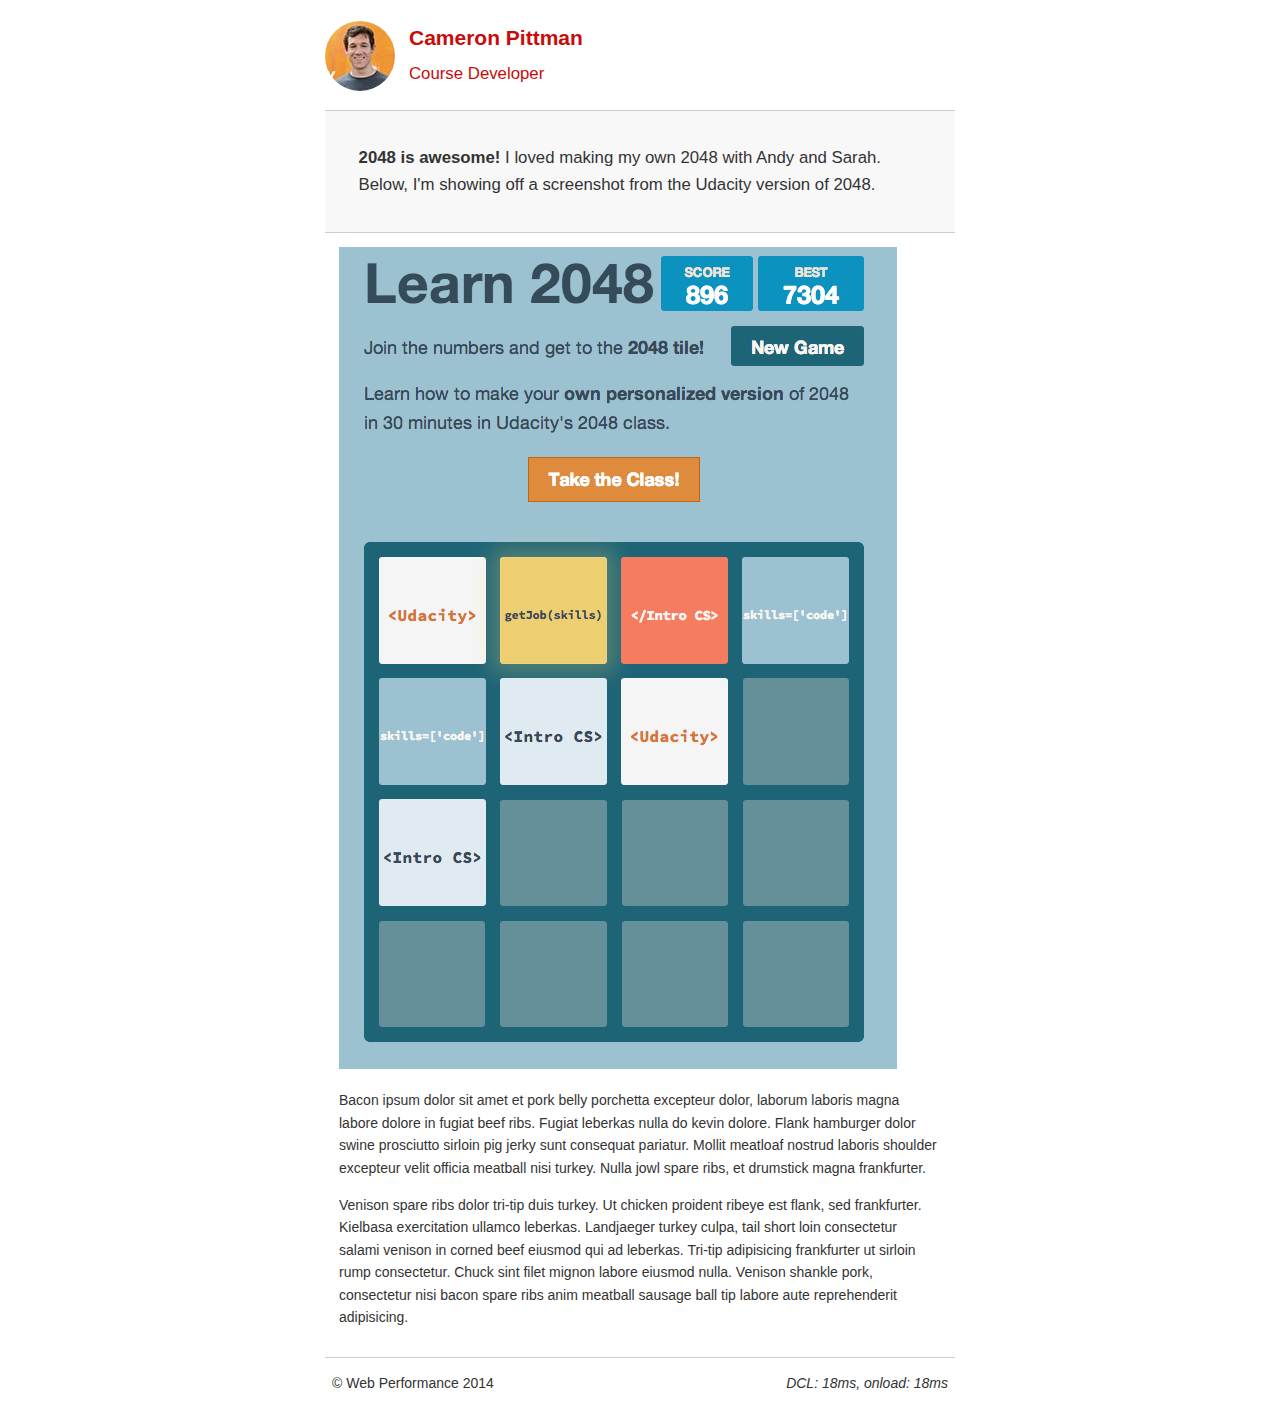
<file: project-2048.html>
<!DOCTYPE html>
<html lang="en">
  <head>
    <meta charset="utf-8">
    <meta name="viewport" content="width=device-width, initial-scale=1">
    <meta name="description" content=" FILL ME IN ">
    <meta name="author" content=" FILL ME IN ">
    <title>Cameron Pittman: Portfolio</title>

    <!-- Hmm, what is the impact of web fonts on speed? Measure it... -->
    <!-- <link href="//fonts.googleapis.com/css?family=Open+Sans:400,700" rel="stylesheet"> -->

    <link href="css/style.css" rel="stylesheet">
    <link href="css/print.css" rel="stylesheet">

    <script>
      (function(w,g){w['GoogleAnalyticsObject']=g;
      w[g]=w[g]||function(){(w[g].q=w[g].q||[]).push(arguments)};w[g].l=1*new Date();})(window,'ga');

      // Optional TODO: replace with your Google Analytics profile ID.
      ga('create', 'UA-XXXX-Y');
      ga('send', 'pageview');
    </script>
    <script src="//www.google-analytics.com/analytics.js"></script>
    <script src="js/perfmatters.js"></script>
  </head>

  <body>
    <header>
      <a href="/"><img src="img/profilepic.jpg"></a>
      <p>Cameron Pittman<br><span>Course Developer</span></p>
    </header>

    <div class="container">
      <div class="hero">
        <strong>2048 is awesome!</strong> I loved making my own 2048 with Andy and Sarah. Below, I'm showing off a screenshot from the Udacity version of 2048.
      </div>

      <div class="content">

        <img class="img-responsive" src="img/2048.png">

        <p>Bacon ipsum dolor sit amet et pork belly porchetta excepteur dolor, laborum laboris magna labore dolore in fugiat beef ribs. Fugiat leberkas nulla do kevin dolore. Flank hamburger dolor swine prosciutto sirloin pig jerky sunt consequat pariatur. Mollit meatloaf nostrud laboris shoulder excepteur velit officia meatball nisi turkey. Nulla jowl spare ribs, et drumstick magna frankfurter.</p>

        <p>Venison spare ribs dolor tri-tip duis turkey. Ut chicken proident ribeye est flank, sed frankfurter. Kielbasa exercitation ullamco leberkas. Landjaeger turkey culpa, tail short loin consectetur salami venison in corned beef eiusmod qui ad leberkas. Tri-tip adipisicing frankfurter ut sirloin rump consectetur. Chuck sint filet mignon labore eiusmod nulla. Venison shankle pork, consectetur nisi bacon spare ribs anim meatball sausage ball tip labore aute reprehenderit adipisicing.</p>

    </div>

    <footer>
      <p>&copy; Web Performance 2014 <span id="crp-stats"></span></p>
    </footer>
  </body>
</html>
</file>
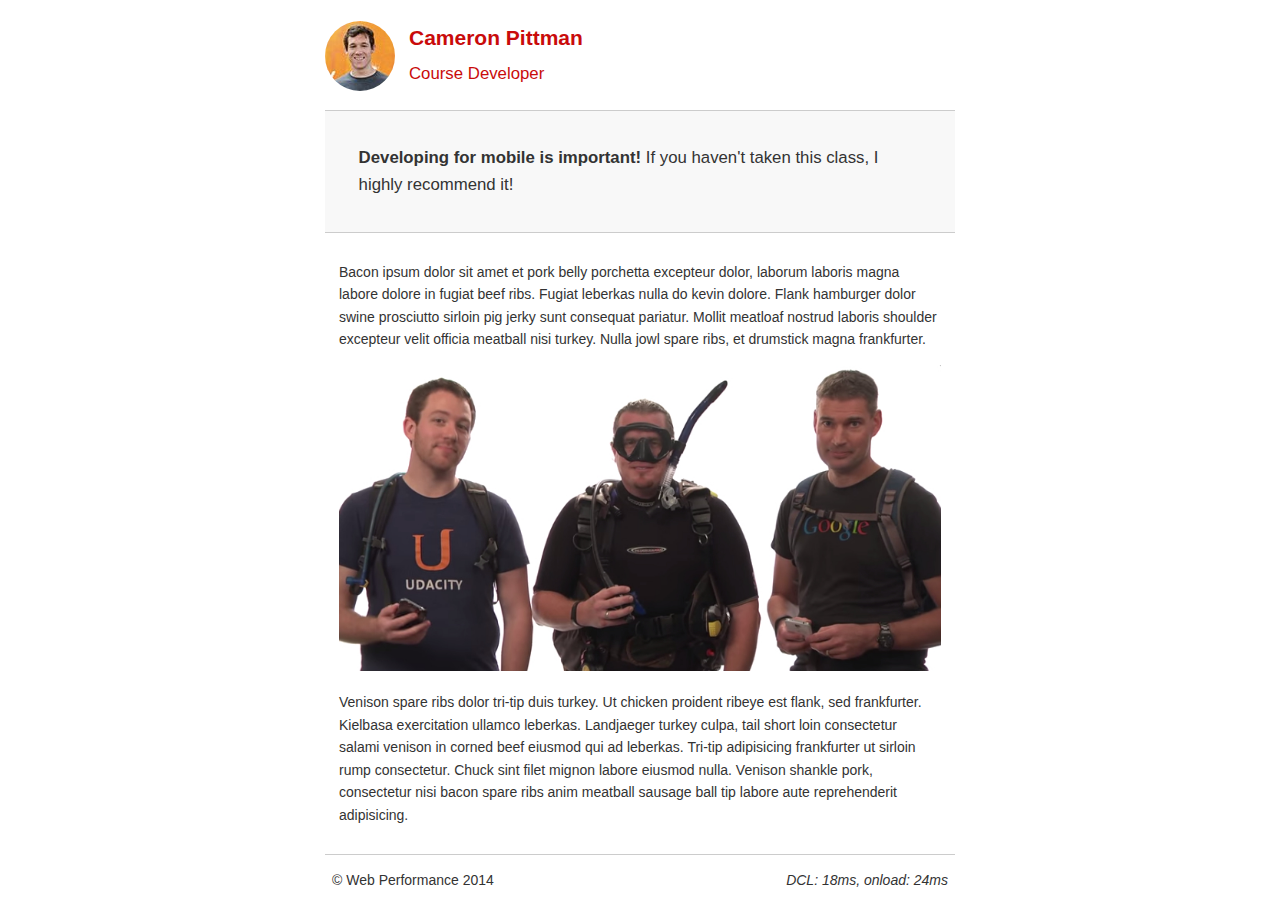
<file: project-mobile.html>
<!DOCTYPE html>
<html lang="en">
  <head>
    <meta charset="utf-8">
    <meta name="viewport" content="width=device-width, initial-scale=1">
    <meta name="description" content=" FILL ME IN ">
    <meta name="author" content=" FILL ME IN ">
    <title>Cameron Pitman: Portfolio</title>

    <!-- Hmm, what is the impact of web fonts on speed? Measure it... -->
    <!-- <link href="//fonts.googleapis.com/css?family=Open+Sans:400,700" rel="stylesheet"> -->

    <link href="css/style.css" rel="stylesheet">
    <link href="css/print.css" rel="stylesheet">

    <script>
      (function(w,g){w['GoogleAnalyticsObject']=g;
      w[g]=w[g]||function(){(w[g].q=w[g].q||[]).push(arguments)};w[g].l=1*new Date();})(window,'ga');

      // Optional TODO: replace with your Google Analytics profile ID.
      ga('create', 'UA-XXXX-Y');
      ga('send', 'pageview');
    </script>
    <script src="http://www.google-analytics.com/analytics.js"></script>
    <script async src="js/perfmatters.js"></script>
  </head>

  <body>
    <header>
      <a href="/"><img src="img/profilepic.jpg"></a>
      <p>Cameron Pittman<br><span>Course Developer</span></p>
    </header>

    <div class="container">
      <div class="hero">
        <strong>Developing for mobile is important!</strong> If you haven't taken this class, I highly recommend it!
      </div>

      <div class="content">

        <p>Bacon ipsum dolor sit amet et pork belly porchetta excepteur dolor, laborum laboris magna labore dolore in fugiat beef ribs. Fugiat leberkas nulla do kevin dolore. Flank hamburger dolor swine prosciutto sirloin pig jerky sunt consequat pariatur. Mollit meatloaf nostrud laboris shoulder excepteur velit officia meatball nisi turkey. Nulla jowl spare ribs, et drumstick magna frankfurter.</p>

        <img src="img/mobilewebdev.jpg">

        <p>Venison spare ribs dolor tri-tip duis turkey. Ut chicken proident ribeye est flank, sed frankfurter. Kielbasa exercitation ullamco leberkas. Landjaeger turkey culpa, tail short loin consectetur salami venison in corned beef eiusmod qui ad leberkas. Tri-tip adipisicing frankfurter ut sirloin rump consectetur. Chuck sint filet mignon labore eiusmod nulla. Venison shankle pork, consectetur nisi bacon spare ribs anim meatball sausage ball tip labore aute reprehenderit adipisicing.</p>

    </div>

    <footer>
      <p>&copy; Web Performance 2014 <span id="crp-stats"></span></p>
    </footer>
  </body>
</html>
</file>
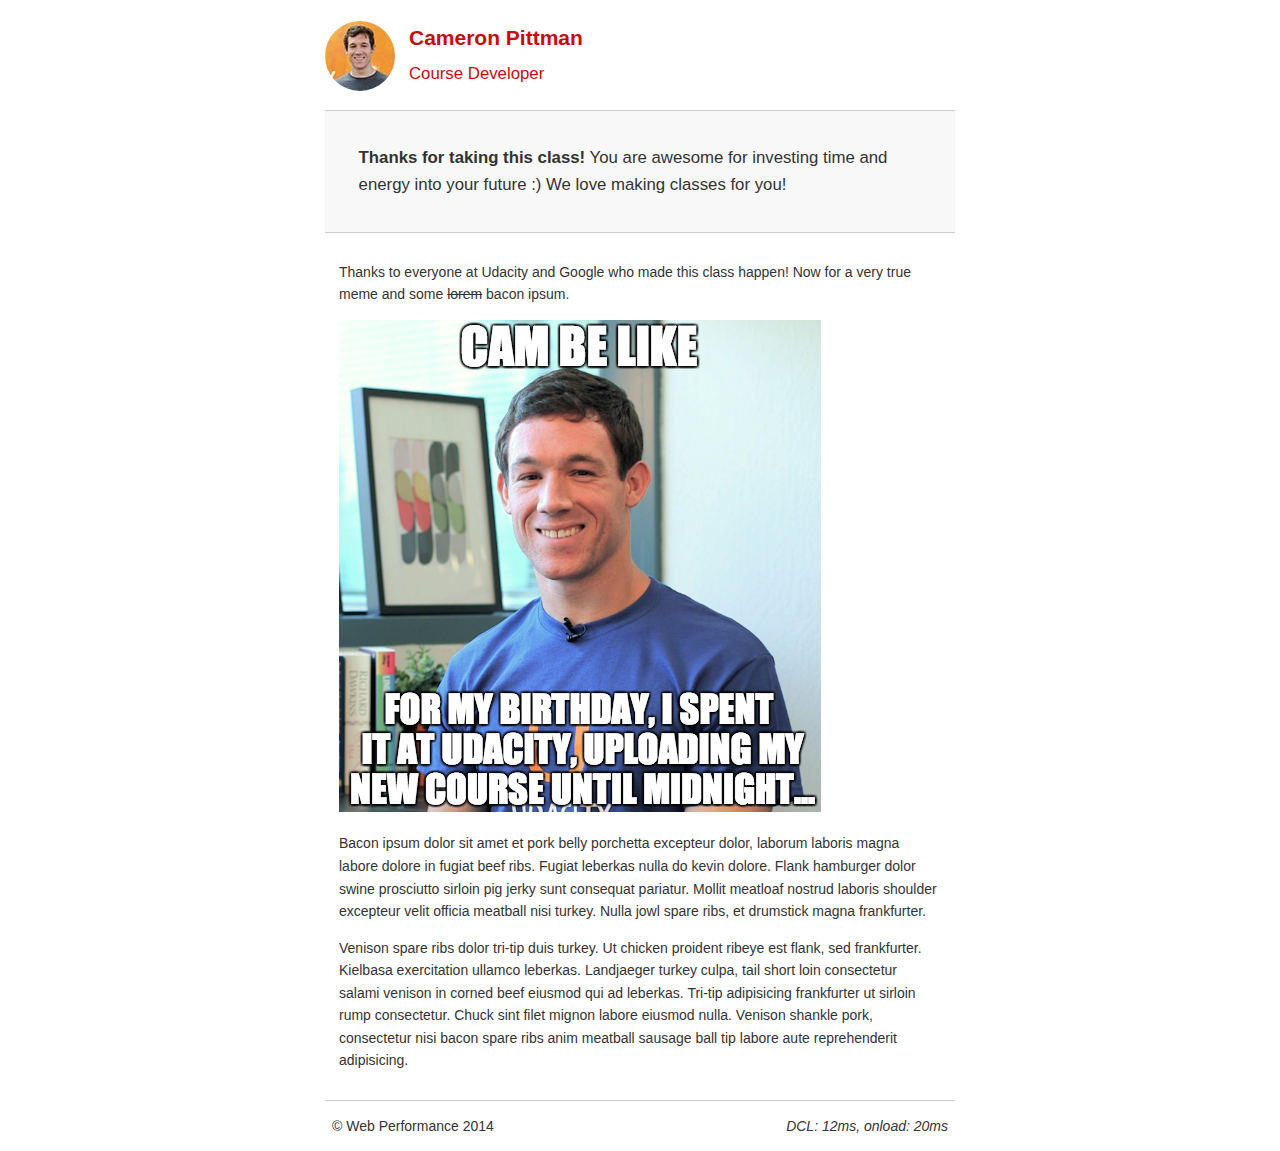
<file: project-webperf.html>
<!DOCTYPE html>
<html lang="en">
  <head>
    <meta charset="utf-8">
    <meta name="viewport" content="width=device-width, initial-scale=1">
    <meta name="description" content=" FILL ME IN ">
    <meta name="author" content=" FILL ME IN ">
    <title>Cameron Pittman: Portfolio</title>

    <!-- Hmm, what is the impact of web fonts on speed? Measure it... -->
    <!-- <link href="//fonts.googleapis.com/css?family=Open+Sans:400,700" rel="stylesheet"> -->

    <link href="css/style.css" rel="stylesheet">
    <link href="css/print.css" rel="stylesheet">

    <script>
      (function(w,g){w['GoogleAnalyticsObject']=g;
      w[g]=w[g]||function(){(w[g].q=w[g].q||[]).push(arguments)};w[g].l=1*new Date();})(window,'ga');

      // Optional TODO: replace with your Google Analytics profile ID.
      ga('create', 'UA-XXXX-Y');
      ga('send', 'pageview');
    </script>
    <script src="http://www.google-analytics.com/analytics.js"></script>
    <script async src="js/perfmatters.js"></script>
  </head>

  <body>
    <header>
      <a href="/"><img src="img/profilepic.jpg"></a>
      <p>Cameron Pittman<br><span>Course Developer</span></p>
    </header>

    <div class="container">
      <div class="hero">
        <strong>Thanks for taking this class!</strong> You are awesome for investing time and energy into your future :) We love making classes for you!
      </div>

      <div class="content">

        <p>Thanks to everyone at Udacity and Google who made this class happen! Now for a very true meme and some <strike>lorem</strike> bacon ipsum.</p>

        <img src="img/cam_be_like.jpg">

        <p>Bacon ipsum dolor sit amet et pork belly porchetta excepteur dolor, laborum laboris magna labore dolore in fugiat beef ribs. Fugiat leberkas nulla do kevin dolore. Flank hamburger dolor swine prosciutto sirloin pig jerky sunt consequat pariatur. Mollit meatloaf nostrud laboris shoulder excepteur velit officia meatball nisi turkey. Nulla jowl spare ribs, et drumstick magna frankfurter.</p>

        <p>Venison spare ribs dolor tri-tip duis turkey. Ut chicken proident ribeye est flank, sed frankfurter. Kielbasa exercitation ullamco leberkas. Landjaeger turkey culpa, tail short loin consectetur salami venison in corned beef eiusmod qui ad leberkas. Tri-tip adipisicing frankfurter ut sirloin rump consectetur. Chuck sint filet mignon labore eiusmod nulla. Venison shankle pork, consectetur nisi bacon spare ribs anim meatball sausage ball tip labore aute reprehenderit adipisicing.</p>

    </div>

    <footer>
      <p>&copy; Web Performance 2014 <span id="crp-stats"></span></p>
    </footer>
  </body>
</html>
</file>
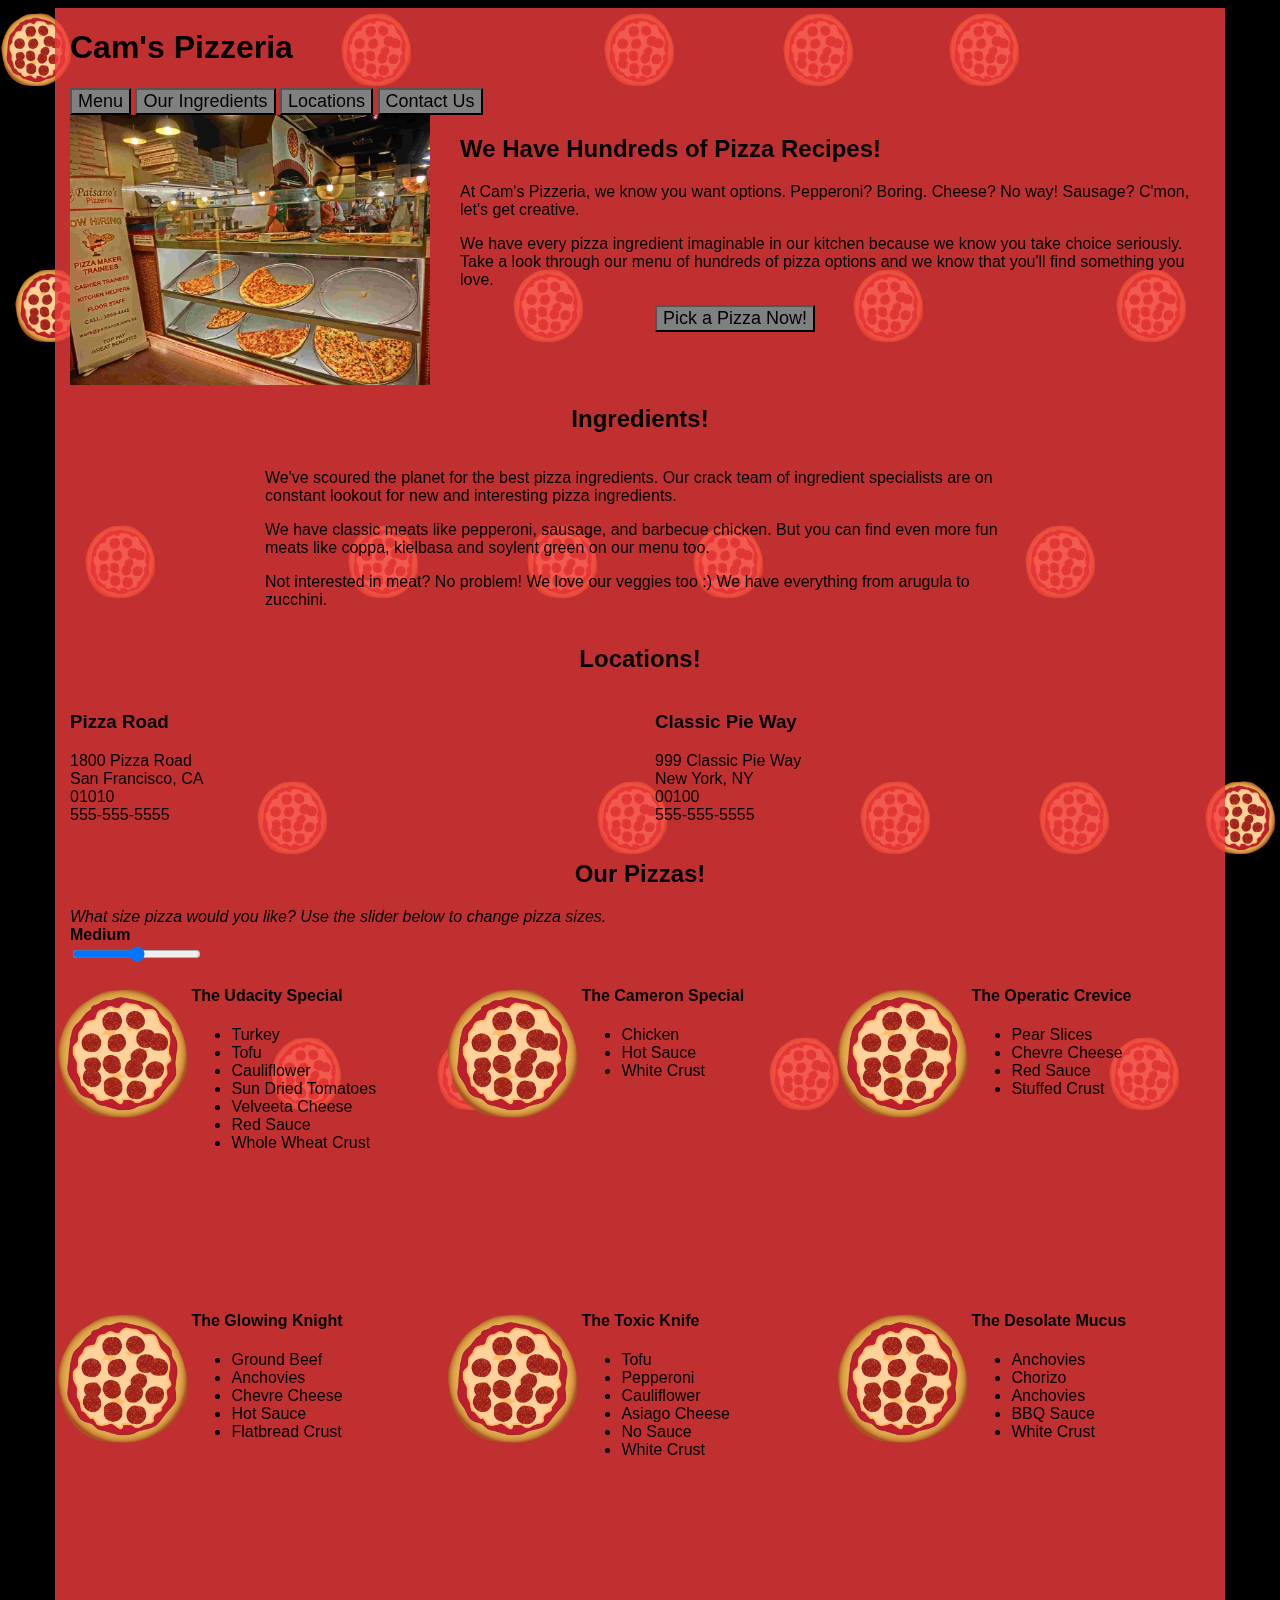
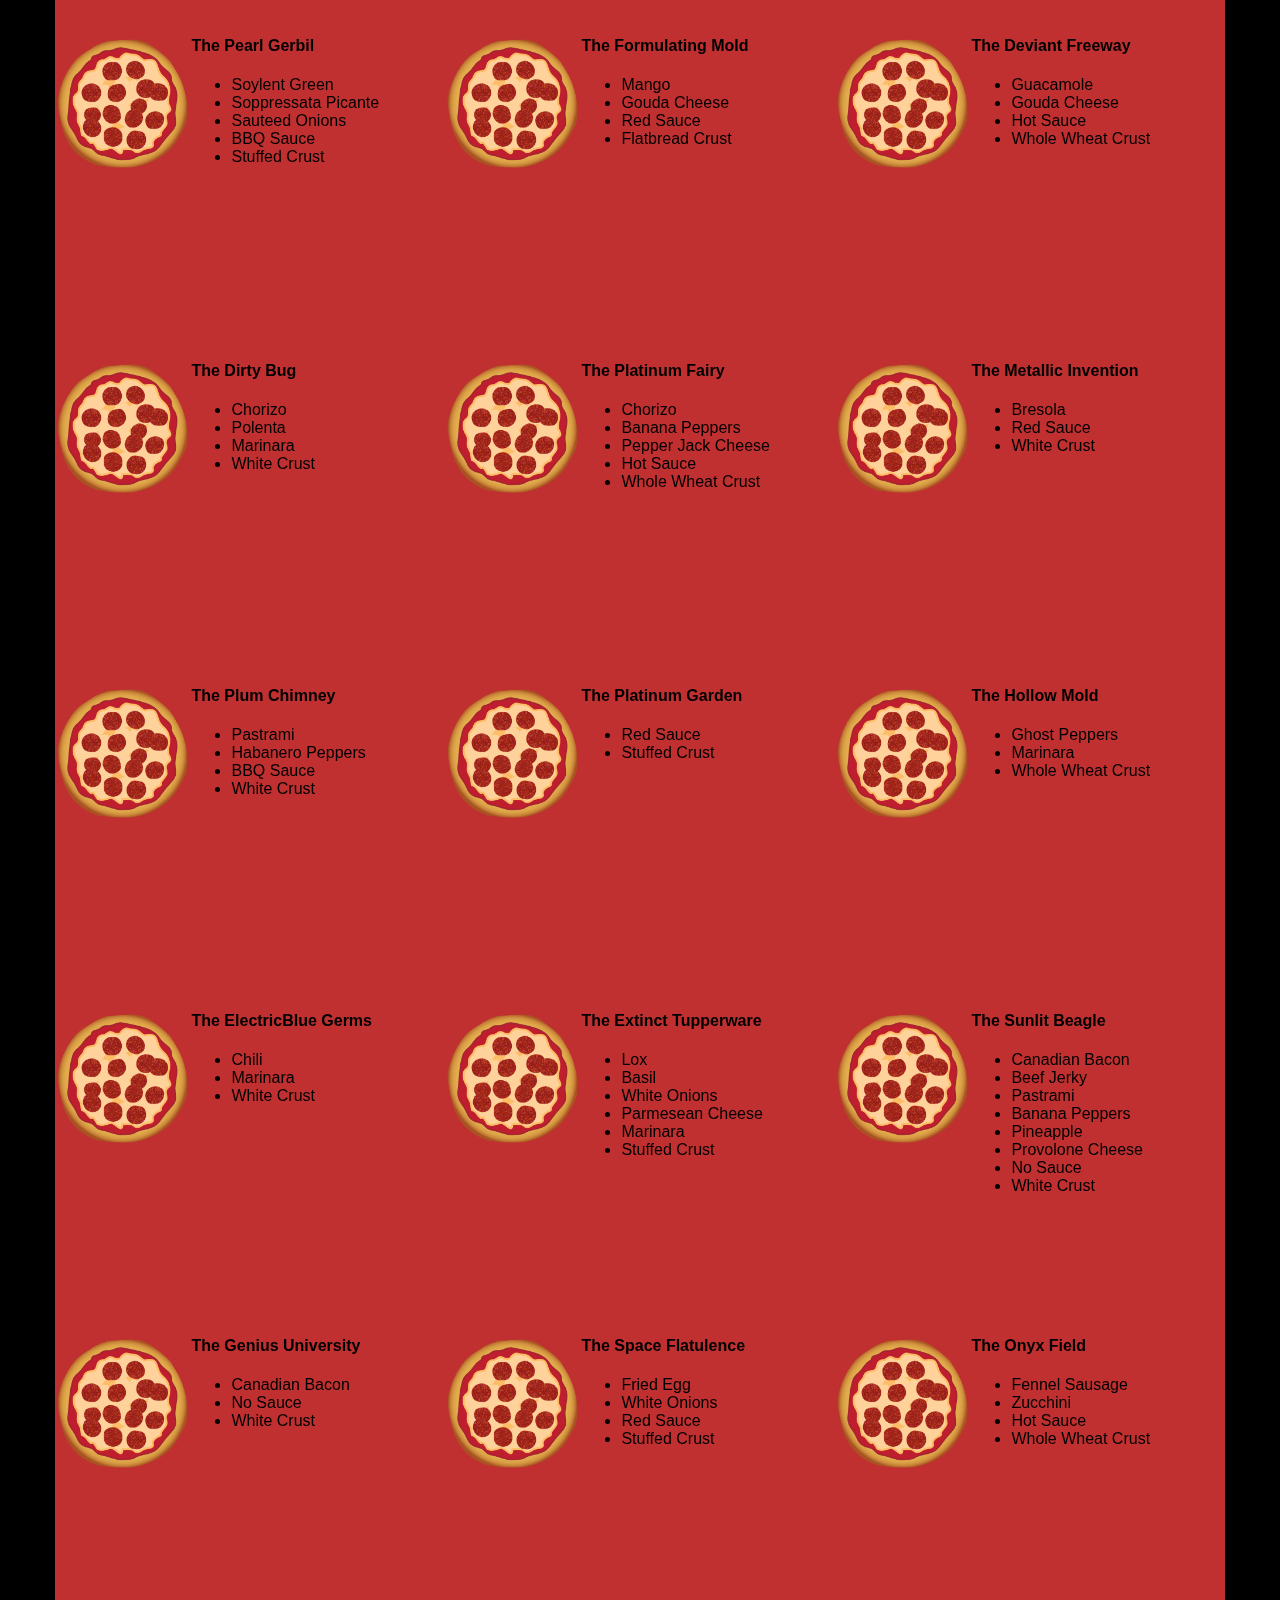
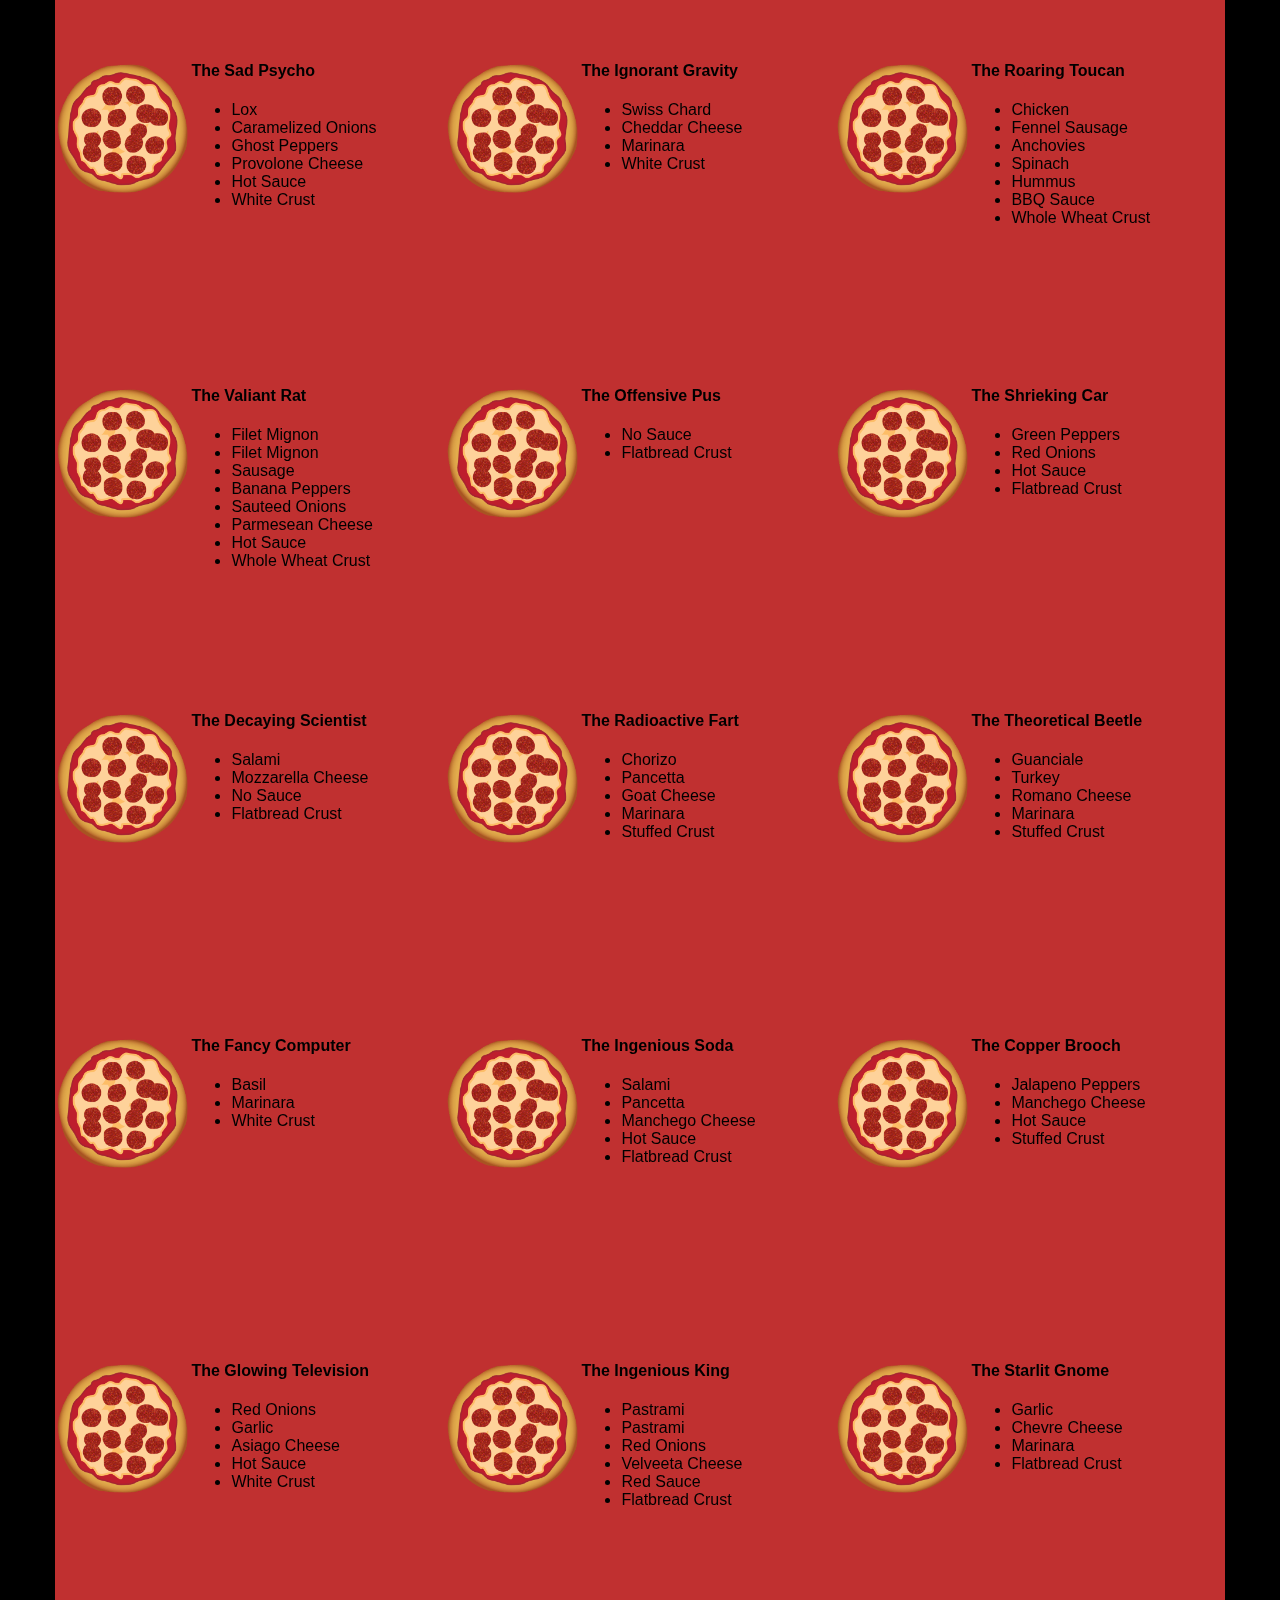
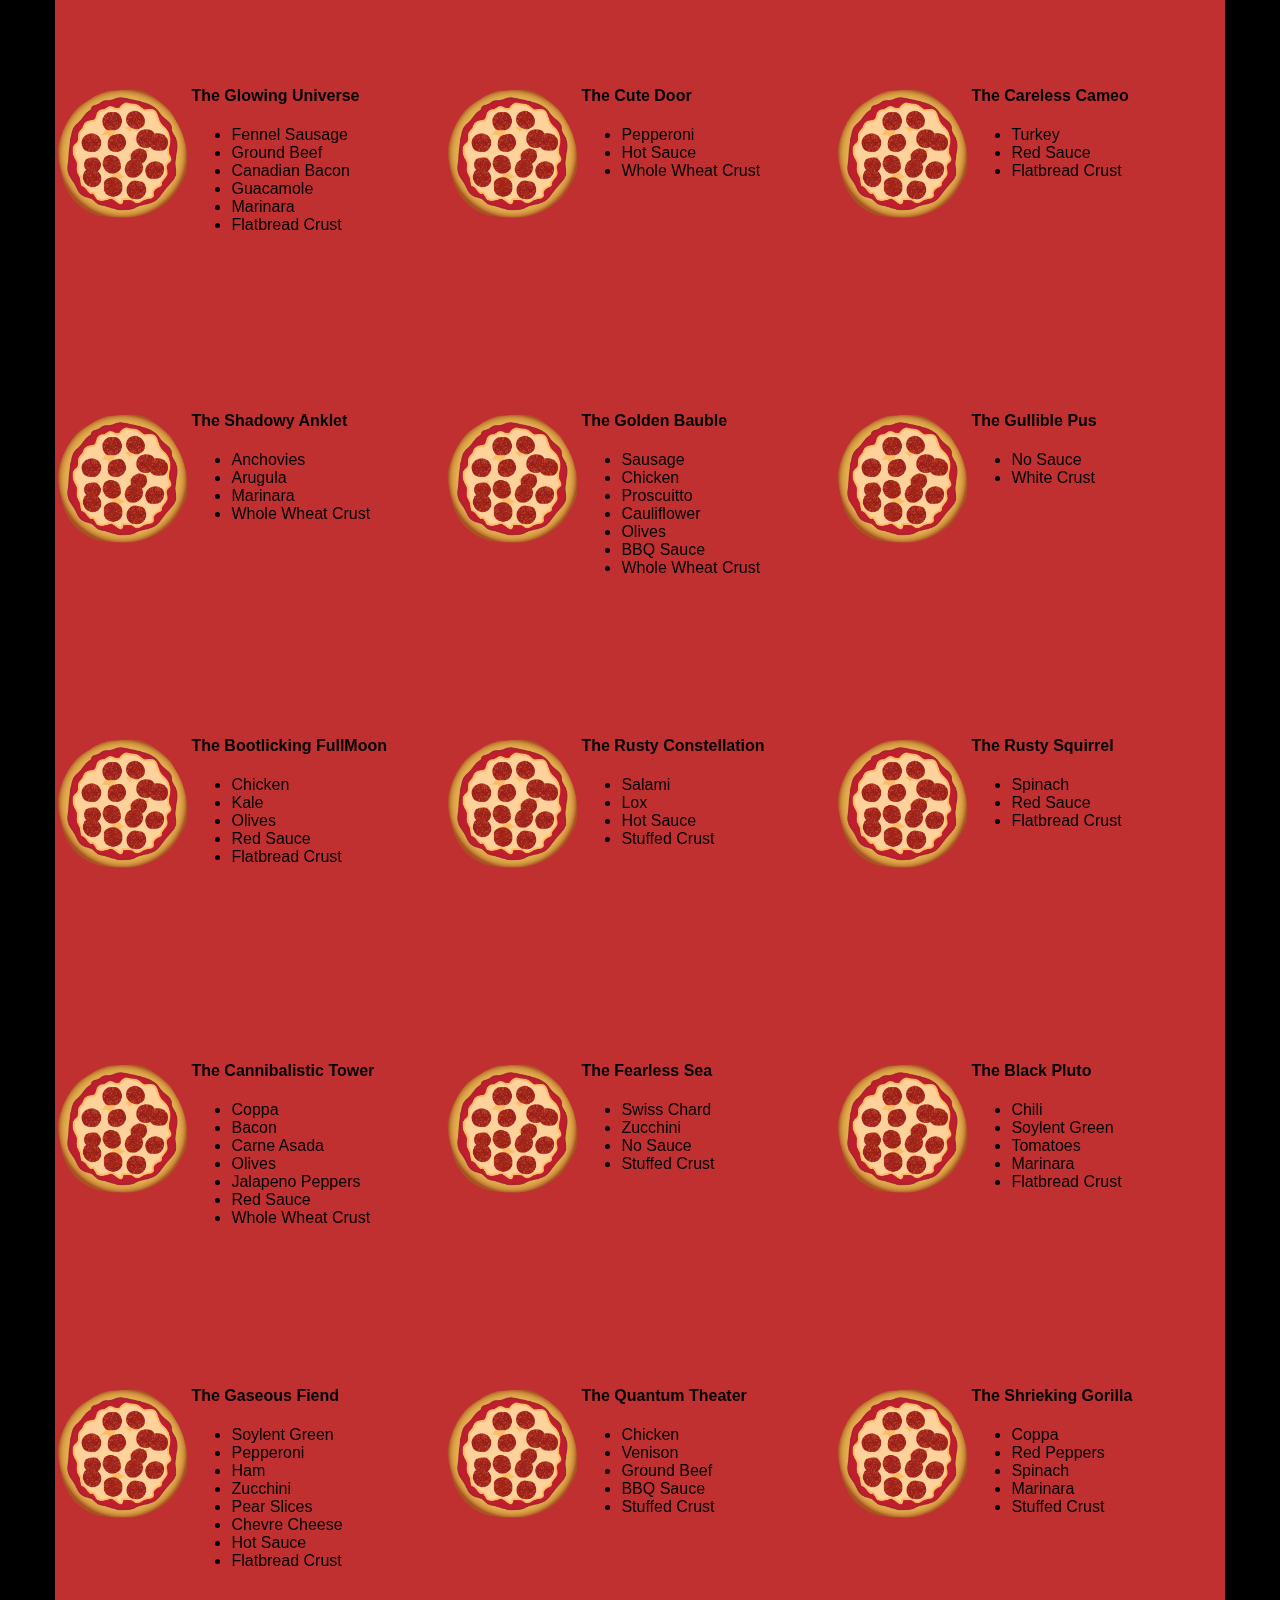
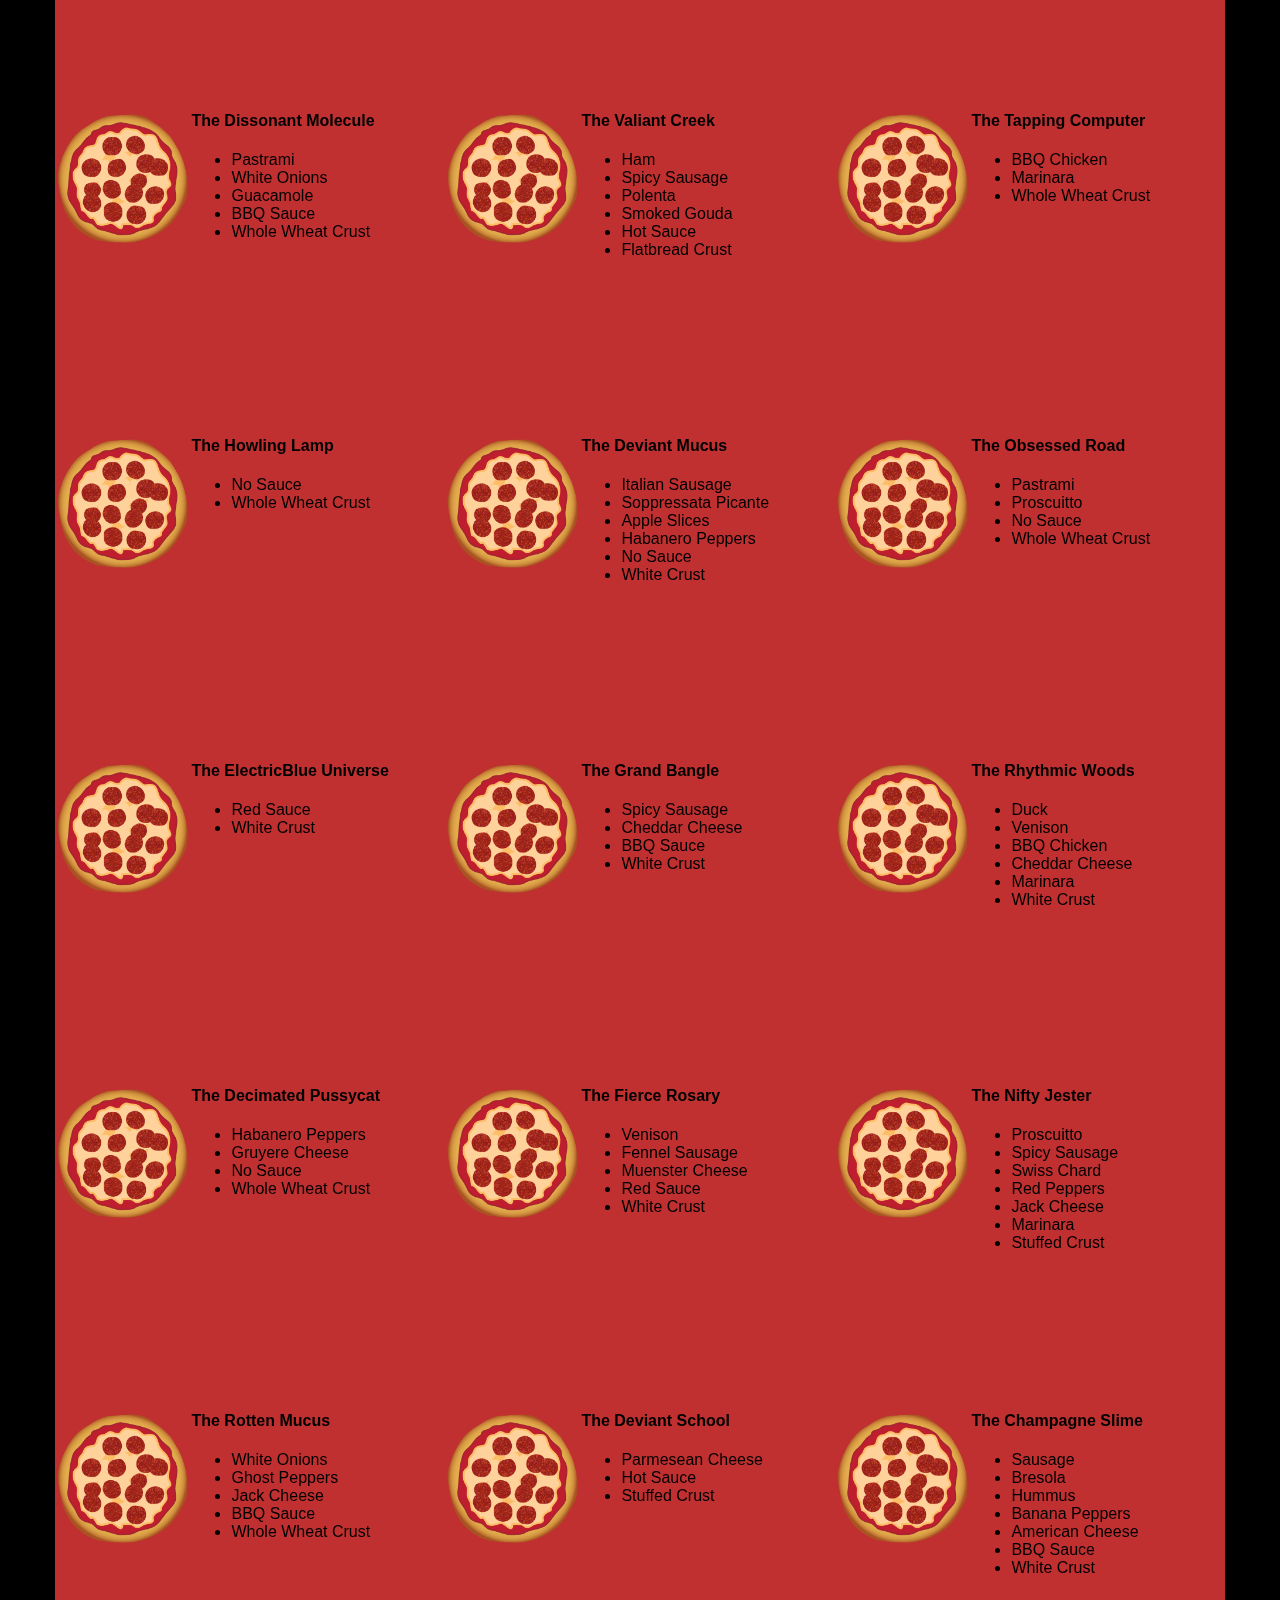
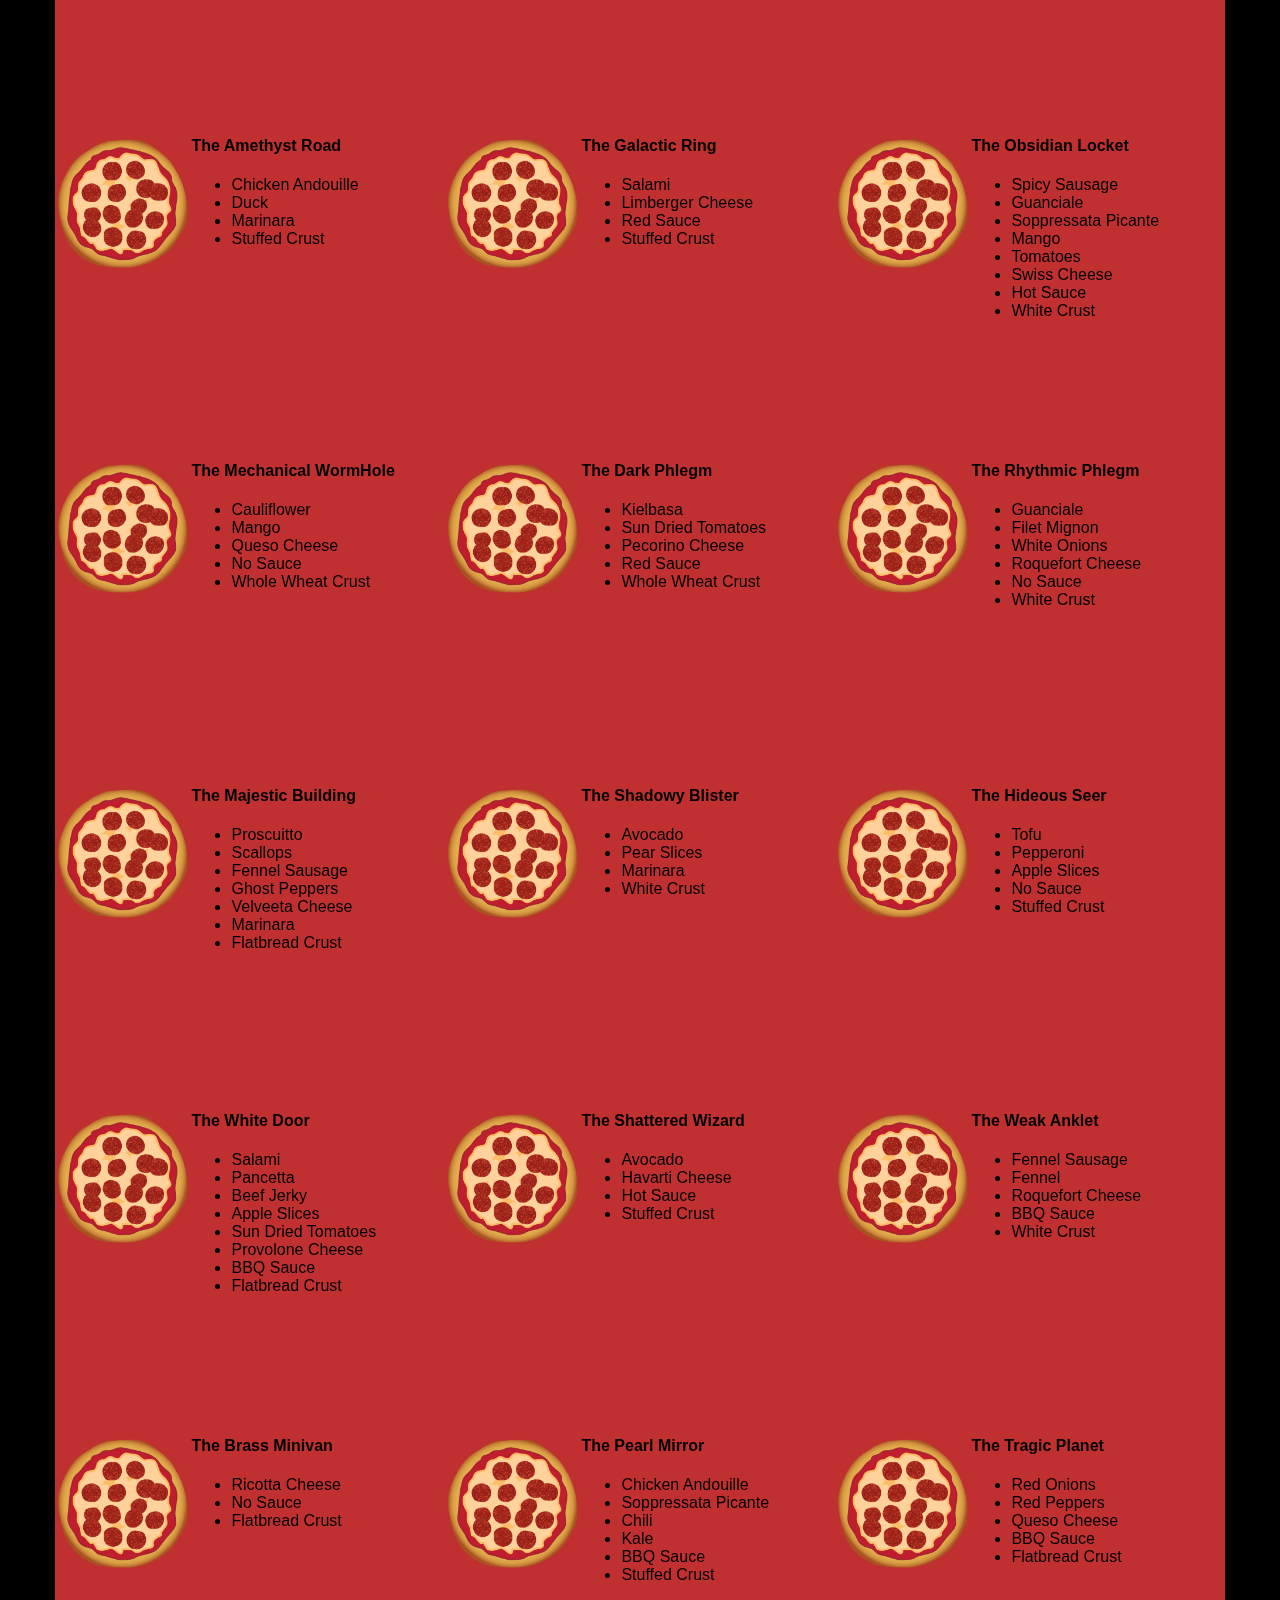
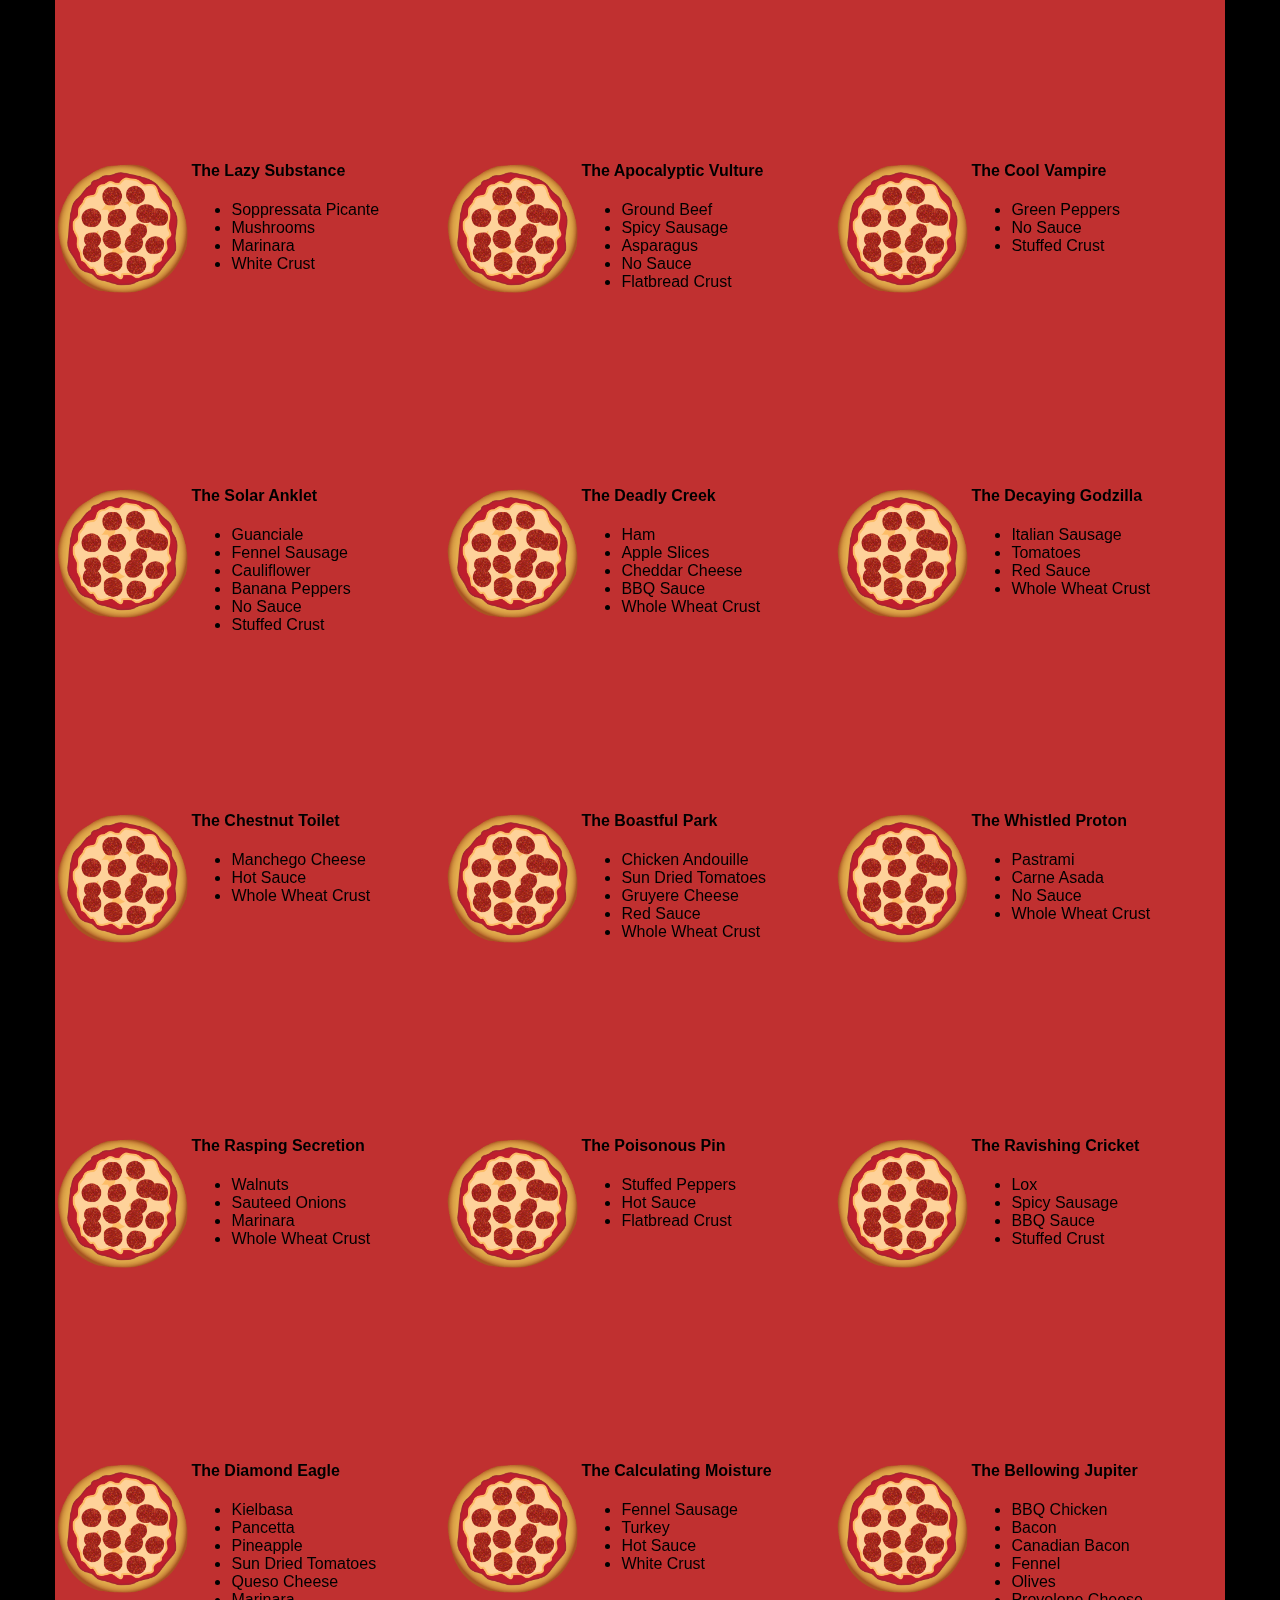
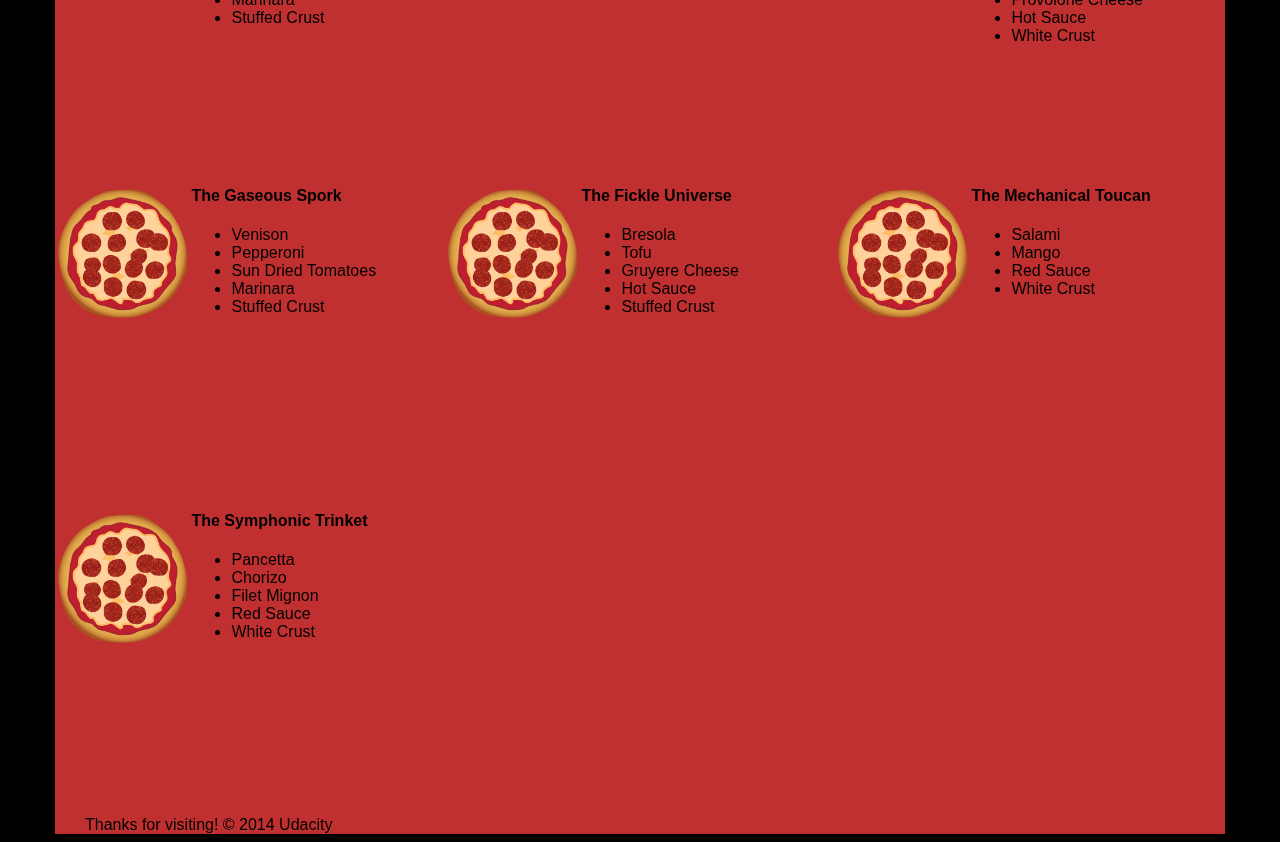
<file: views/pizza.html>
<!DOCTYPE HTML>
<html>
<head>
  <link rel="stylesheet" href="css/style.css">
  <link rel="stylesheet" href="css/bootstrap-grid.css">
</head>

<body>
  <div class="container">
    <div id="header" class="row">
      <div class="col-md-6">
        <div class="row">
          <div class="col-md-12">
            <h1>Cam's Pizzeria</h1>
            <div class="row">
              <div id="menu" class="col-md-12">
                <form action="#randomPizzas">
                  <input type="submit" value="Menu">
                </form>
                <form action="#ingredients">
                  <input type="submit" value="Our Ingredients">
                </form>
                <form action="#locations">
                  <input type="submit" value="Locations">
                </form>
                <form action="#" onsubmit="alert('Thanks for clicking! This button doesn\'t do anything because this is a fake pizzeria :\)')">
                  <input type="submit" value="Contact Us">
                </form>
              </div>
            </div>
          </div>
        </div>
      </div>
      <div id="movingPizzas1" class="col-md-6">
      </div>
    </div>
    <div id="callToAction" class="row">
      <div class="col-md-4">
      <!--optimized image-->
        <img src="images/pizzeria.jpg" class="img-responsive"> <!-- Image credit to: http://commons.wikimedia.org/wiki/File:HK_TST_night_%E5%98%89%E8%98%AD%E9%81%93_Granville_Road_restaurant_Paisano's_Pizzeria_pizza_Dec-2013.JPG -->
      </div>
      <div class="col-md-8">
        <div class="row">
          <div class="col-md-12">
            <h2>We Have Hundreds of Pizza Recipes!</h2>
            <p>At Cam's Pizzeria, we know you want options. Pepperoni? Boring. Cheese? No way! Sausage? C'mon, let's get creative.</p>

            <p>We have every pizza ingredient imaginable in our kitchen because we know you take choice seriously. Take a look through our menu of hundreds of pizza options and we know that you'll find something you love.</p>
          </div>
        </div>
        <div class="row">
          <div class="col-md-6 col-md-push-3">
            <form action="#randomPizzas">
              <input type="submit" value="Pick a Pizza Now!">
            </form>
          </div>
        </div>
      </div>
    </div>
    <div id="ingredients" class="row">
      <div class="col-md-8 col-md-push-2">
        <div class="row">
          <div class="col-md-12 centered">
            <h2>Ingredients!</h2>
          </div>
        </div>
        <div class="row">
          <div class="col-md-12">
            <p>We've scoured the planet for the best pizza ingredients. Our crack team of ingredient specialists are on constant lookout for new and interesting pizza ingredients.</p>

            <p>We have classic meats like pepperoni, sausage, and barbecue chicken. But you can find even more fun meats like coppa, kielbasa and soylent green on our menu too.</p>

            <p>Not interested in meat? No problem! We love our veggies too :) We have everything from arugula to zucchini.</p>
          </div>
        </div>
      </div>
    </div>
    <div id="locations" class="row">
      <div class="col-md-12">
        <h2 style="text-align: center">Locations!</h2>
        <div class="row">
          <div class="col-md-6">
            <h3>Pizza Road</h3>
            <p>1800 Pizza Road<br>San Francisco, CA<br>01010<br>555-555-5555</p>
          </div>
          <div class="col-md-6">
            <h3>Classic Pie Way</h3>
            <p>999 Classic Pie Way<br>New York, NY<br>00100<br>555-555-5555</p>
          </div>
        </div>
      </div>
    </div>
    <div id="pizzaGenerator" class="row">
      <div class="col-md-12">
        <h2 style="text-align: center">Our Pizzas!</h2>
        <div class="row">
          <div class="col-md-12">
            <em>What size pizza would you like? Use the slider below to change pizza sizes.</em>
          </div>
          <div id="pizzaSize" class="col-md-6">Medium</div>
          <div class="col-md-12">
            <input id="sizeSlider" type="range" min="1" max="3" value="2" step="1" onchange="resizePizzas(this.value)"></input>
          </div>
        </div>
        <div id="randomPizzas" class="row">
          <div id="pizza0" class="randomPizzaContainer" style="width:33.33%; height: 325px;">
            <div style="width:35%">
              <img src="images/pizza.png" class="img-responsive">
            </div>
            <div style="width:65%">
              <h4>The Udacity Special</h4>
              <ul>
                <li>Turkey</li>
                <li>Tofu</li>
                <li>Cauliflower</li>
                <li>Sun Dried Tomatoes</li>
                <li>Velveeta Cheese</li>
                <li>Red Sauce</li>
                <li>Whole Wheat Crust</li>
              </ul>
            </div>
          </div>
          <div id="pizza1" class="randomPizzaContainer" style="width:33.33%; height: 325px;">
            <div style="width:35%">
            <!--optimized image-->
              <img src="images/pizza.png" class="img-responsive">
            </div>
            <div style="width:65%">
              <h4>The Cameron Special</h4>
              <ul>
                <li>Chicken</li>
                <li>Hot Sauce</li>
                <li>White Crust</li>
              </ul>
            </div>
          </div>
        </div>
      </div>
    </div>
    <div id="footer" class="col-md-12">Thanks for visiting! &copy; 2014 Udacity</div>
  </div>
  <script type="text/javascript" src="js/main.js"></script>
</body>

</html>
</html>
</file>
<file: css/style.css>
html {
  font-size: 100%;
  overflow-y: scroll;
  -webkit-tap-highlight-color: rgba(0,0,0,0);
  -ms-text-size-adjust: 100%;
  -webkit-text-size-adjust: none;
}
body { margin: 0; font-size: 14px; line-height: 1.61; font-weight: 400; }
body, button, input, select, textarea { font-family: 'Open Sans', sans-serif; color: #333; }

a { color: #12C; }
a:visited { color: #61C; }
a:focus { outline: thin dotted; }
a:hover, a:active { color: #c00; outline: 0; }

b, strong { font-weight: bold; }
pre, code { font-family: monospace, monospace; font-size: 1em; }
ul, ol { margin: 1em 0; padding: 0 0 0 20px; }
img { border: 0; max-width: 100%; }

body { background: #fff; }
header, footer, .container { max-width: 45em; margin: 0 auto; }

header { padding: 0 0.5em; color: #C90B0B; }
header img { border-radius: 40px; float: left; }
header p { font-size:1.5em; font-weight: bold; padding-left: 4em;}
header p span { font-size: 0.8em; font-weight: normal;}

.hero { padding: 2em; background-color: #f8f8f8; font-size:1.2em;
  border-bottom: 1px solid #ccc;
  border-top: 1px solid #ccc;
}

.content { padding: 1em 1em; }
.content li { list-style-type: none; font-size: 1.1em;}
li img { float:left; padding-right: 1em; }
li p { font-size: 0.9em; font-style: italic; }

footer {
  padding: 0 0.5em;
  border-top: 1px solid #ccc;
}
footer span { float: right; font-style: italic; }

/* Smartphones (portrait) */
@media only screen and (max-width: 480px) {
  body { font-size: 12px;}
  header p { padding-left: 4.5em;}
}
</file>
<file: css/print.css>
@media print{*{background:0 0!important;color:#000!important;text-shadow:none!important;filter:none!important;-ms-filter:none!important}a,a:visited{color:#444!important;text-decoration:underline}a[href]:after{content:" (" attr(href) ")"}img,tr{page-break-inside:avoid}img{max-width:100%!important}@page{margin:.5cm}h2,h3,p{orphans:3;widows:3}h2,h3{page-break-after:avoid}}
</file>
<file: views/css/style.css>
/** {
  outline: 1px solid red !important;
}*/
* {
  -webkit-box-sizing: border-box;
  -moz-box-sizing: border-box;
  -box-sizing: border-box;
}

body {
  font-family: "Trebuchet MS", Helvetica, sans-serif;
  background: black;
}

input {
  background: grey;
  font-size: 18px;
}

form {
  display: inline-block;
}

.centered {
  text-align: center;
}

#pizzaSize {
  font-weight: 800;
}

/* ADDED WILL-CHANGE for better performance*/
.mover {
  position: fixed;
  width: 256px;
  z-index: -1;
  will-change: transform;
  transform: translateZ(0);
  backface-visibility: hidden;
}

.randomPizzaContainer {
  float: left;
  display: flex;
}

.randomPizzaContainer:after {
  content: "";
  display: table;
  clear:both;
}

 .container {
  background-color: rgba(240, 60, 60, 0.8);
}
</file>
